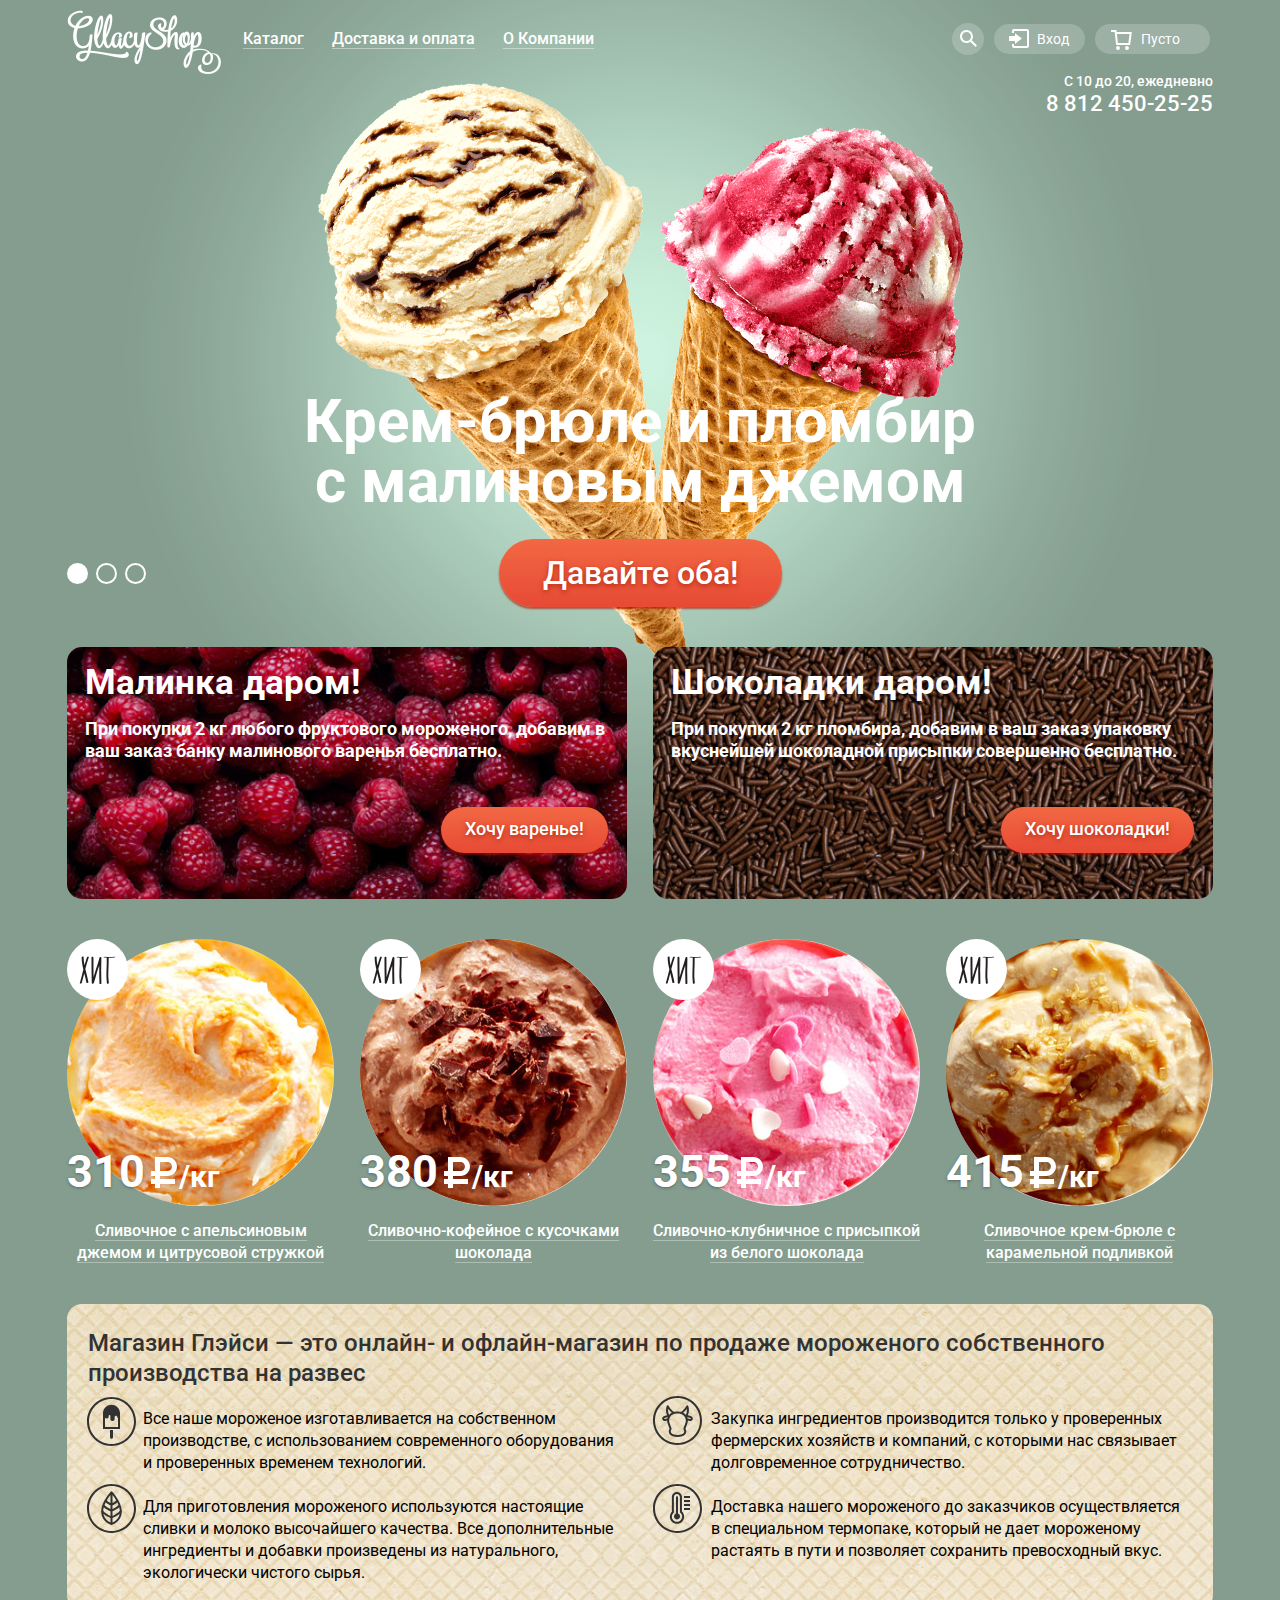
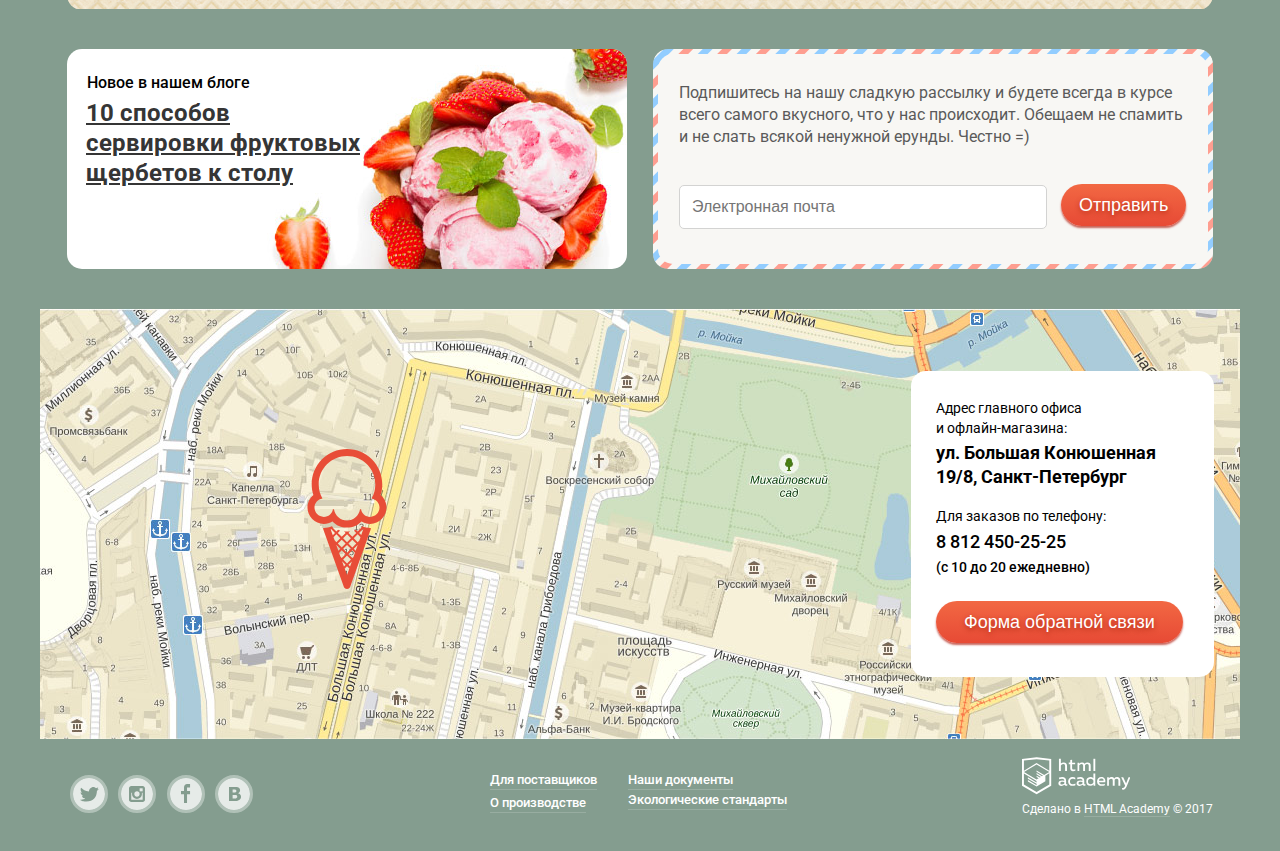
<file: index.html>
<!DOCTYPE html>
<html lang="en">
<head>
	<meta charset="UTF-8">
	<title>gllacy</title>
	<link rel="stylesheet" type="text/css" href="css/normalize.css">
	<link rel="stylesheet" type="text/css" href="css/style-min.css">
	<link href="https://fonts.googleapis.com/css?family=Roboto:400,500,700" rel="stylesheet">
</head>
<body>
	<input class="visually-hidden" type="radio" id="product-1" name="toggle" checked>
	<input class="visually-hidden" type="radio" id="product-2" name="toggle">
	<input class="visually-hidden" type="radio" id="product-3" name="toggle">
	<div class="site-wrapper">
		<div class="container">
			<header class="main-header">
				<nav class="main-navigation">
					<ul class="sait-navigatoin">
						<li class="sait-navigatoin-iten"><a class="main-header-logo"><img class="main-header-img" src="img/logo/Logo.png" alt="Логотип gllacy"></a></li>
						<li class="sait-navigatoin-iten sait-navigatoin-sub"><a class="sait-navigation-link" href="catalog.html"><span class="sait-navigation-label">Каталог</span></a>
							<ul class="sub-meny">
								<li class="sub-meny-item sub-meny-active"><a class="sub-meny-link sub-meny-link-active" href="#">Новинки</a></li>
								<li class="sub-meny-item"><a class="sub-meny-link sub-meny-hover" href="catalog.html">Сливочное</a></li>
								<li class="sub-meny-item"><a class="sub-meny-link sub-meny-hover" href="#">Щербеты</a></li>
								<li class="sub-meny-item"><a class="sub-meny-link sub-meny-hover" href="#">Фруктовый лед</a></li>
								<li class="sub-meny-item"><a class="sub-meny-link sub-meny-hover" href="#">Мелорин</a></li>
							</ul>
						</li>
						<li class="sait-navigatoin-iten">
							<a class="sait-navigation-link" href="#"><span class="sait-navigation-label">Доставка и оплата</span></a>
						</li>
						<li class="sait-navigatoin-iten"><a class="sait-navigation-link" href="#"><span class="sait-navigation-label">О Компании</span></a></li>
					</ul>
					<ul class="user-navigation">
						<li class="user-navigation-item-magnifier">
							<a class="user-navigation-link-magnifier" href="#">
								<span class="visually-hidden">Пойск</span>
								<svg class="user-navigation-svg" version="1.1" xmlns="http://www.w3.org/2000/svg" xmlns:xlink="http://www.w3.org/1999/xlink" x="0px" y="0px" width="17px"
 										height="17px" viewBox="0 0 17 17" enable-background="new 0 0 17 17" xml:space="preserve">
									<g >
										<path fill="#FFFFFF" d="M16.958,15.527L11.75,10.32C12.533,9.247,13,7.93,13,6.5C13,2.91,10.09,0,6.5,0S0,2.91,0,6.5
										S2.91,13,6.5,13c1.438,0,2.763-0.473,3.839-1.263l5.205,5.204L16.958,15.527z M6.5,11C4.019,11,2,8.981,2,6.5S4.019,2,6.5,2
										S11,4.019,11,6.5S8.981,11,6.5,11z"/>
									</g>
								</svg>
							</a>
							<form class="search">
								<label class="search-label" for="search"></label>
								<input type="search" name="search" id="search" placeholder="Что ищем?">
							</form>
						</li>
						<li class="user-navigation-item user-navigation-enter">
							<a class="user-navigation-link user-link-enter" href="#">Вход</a>
							<section class="modal modal-login">
								<h2 class="visually-hidden">Форма входа</h2>
								<form class="modal-open">
									<p class="modal-open-label">
										<label class="visually-hidden" for="email">Электронная почта</label>
										<input type="email" name="email" id="email" placeholder="Электронная почта">
									</p>
									<p class="modal-open-label">
										<label class="visually-hidden" for="password-modal">Пароль</label>
										<input type="password" name="password" id="password-modal" placeholder="Пароль">
									</p>
									<div class="modal-info">
										<p class="modal-info-box">
											<a class="modal-info-text" href="#">Забыли пароль?</a>
											<a class="modal-info-text modal-info-mod" href="#">Новая регистрация</a>
										</p>
										<button class="button button-modal" type="submit">Войти</button>
									</div>
								</form>
							</section>
						</li>
						<li class="user-navigation-item user-navigation-basket">
							<a class="user-navigation-link user-link-basket" href="#">Пусто</a>
						</li>
					</ul>
				</nav>
			</header>
		</div>
		<main class="container">
			<div class="main-contacts">
				<div class="main-contacts-box">
					<p class="main-contacts-text">С 10 до 20, ежедневно</p>
					<a class="main-contacts-tel" href="#">8 812 450-25-25</a>
				</div>
			</div>
			<section class="slider">
				<div class="slider-control">
					<label class="slider-control-label" for="product-1">Первый</label>
					<label class="slider-control-label" for="product-2">Второй</label>
					<label class="slider-control-label" for="product-3">Третий</label>
				</div>
				<ul class="slider-list">
					<li class="slider-item slide" id="slide1">
						<h3 class="slider-title">Крем-брюле и пломбир с малиновым джемом</h3>
						<a class="button slider-button" href="#">Давайте оба!</a>
					</li>
					<li class="slider-item slide" id="slide2">
						<h3 class="slider-title">Шоколадный пломбир и лимонный сорбет</h3>
						<a class="button slider-button" href="#">Давайте оба!</a>
					</li>
					<li class="slider-item slide" id="slide3">
						<h3 class="slider-title">Пломбир с помадкой и клубничный щербет</h3>
						<a class="button slider-button" href="#">Давайте оба!</a>
					</li>
				</ul>
			</section>
			<section class="promo">
				<ul class="promo-list">
					<li class="promo-item promo-item-left">
						<h2 class="promo-hedline">Малинка даром!</h2>
						<p class="promo-text">При покупки 2 кг любого фруктового мороженого, добавим в ваш заказ банку малинового варенья бесплатно.</p>
						<div class="promo-position-button">
							<a class="button button-promo">Хочу варенье!</a>
						</div>
					</li>
					<li class="promo-item promo-item-right">
						<h2 class="promo-hedline">Шоколадки даром!</h2>
						<p class="promo-text">При покупки 2 кг пломбира, добавим в ваш заказ упаковку вкуснейшей шоколадной присыпки совершенно бесплатно.</p>
						<div class="promo-position-button">
							<a class="button button-promo">Хочу шоколадки!</a>
						</div>
					</li>
				</ul>
			</section>
			<section class="promo-hit">
					<h2 class="visually-hidden">Список хит предложений</h2>
					<ul class="ice-cream-list">
						<li class="ice-cream-item mod-hit">
							<div class="ice-cream-wrapper">
								<img class="ice-cream-img" src="img/ice-cream/orange-cream.jpg" width="267" height="267" alt="Сливочное с апельсиновым джемом и цитрусовой стружкой">
								<p class="ice-cream-price">
									<span class="ice-cream-value">310</span>
									<span class="ice-cream-weight">/кг</span>
								</p>
								<p class="ice-cream-name">
									<a class="ice-cream-name-link" href="#">Сливочное с апельсиновым джемом и цитрусовой стружкой</a>
								</p>
								<a class=" button  ice-cream-button" href="#">Быстрый просмотр</a>
							</div>	
						</li>
					<li class="ice-cream-item mod-hit">
						<div class="ice-cream-wrapper">
							<img class="ice-cream-img" src="img/ice-cream/coffee-with-chocolate.jpg" width="267" height="267" alt="Сливочно-кофейное с кусочками шоколада">
							<p class="ice-cream-price">
								<span class="ice-cream-value">380</span>
								<span class="ice-cream-weight">/кг</span>
							</p>
							<p class="ice-cream-name">
								<a class="ice-cream-name-link" href="#">Сливочно-кофейное с кусочками шоколада</a>
							</p>
							<a class="button  ice-cream-button" href="#">Быстрый просмотр</a>
						</div>
					</li>
					<li class="ice-cream-item mod-hit">
						<div class="ice-cream-wrapper">
							<img class="ice-cream-img" src="img/ice-cream/strawberry.jpg" width="267" height="267" alt="Сливочно-клубничное с присыпкой из белого шоколада">
							<p class="ice-cream-price">
								<span class="ice-cream-value">355</span>
								<span class="ice-cream-weight">/кг</span>
							</p>
							<p class="ice-cream-name">
								<a class="ice-cream-name-link" href="#">Сливочно-клубничное с присыпкой из белого шоколада</a>
							</p>
							<a class="button  ice-cream-button" href="#">Быстрый просмотр</a>
						</div>
					</li>
					<li class="ice-cream-item mod-hit">
						<div class="ice-cream-wrapper">
							<img class="ice-cream-img" src="img/ice-cream/creme-brulee.jpg" width="267" height="267" alt="Сливочно-клубничное с присыпкой из белого шоколада">
							<p class="ice-cream-price">
								<span class="ice-cream-value">415</span>
								<span class="ice-cream-weight">/кг</span>
							</p>
							<p class="ice-cream-name">
								<a class="ice-cream-name-link" href="#">Сливочное крем-брюле с карамельной подливкой</a>
							</p>
							<a class="button  ice-cream-button" href="#">Быстрый просмотр</a>
						</div>
					</li>
				</ul>
			</section>
			<section class="columns">
				<h2 class="visually-hidden">Информация о нас</h2>
				<p class="columns-hedline">Магазин Глэйси — это онлайн- и офлайн-магазин по продаже мороженого собственного производства на развес</p>
				<div class="columns-box">
					<div class="columns-left">
						<p class="columns-style-text columns-top-left">Все наше мороженое изготавливается на собственном производстве, с использованием современного оборудования и проверенных временем технологий.</p>
						<p class="columns-style-text columns-bottom-left">Для приготовления мороженого используются настоящие сливки и молоко высочайшего качества. Все дополнительные ингредиенты и добавки произведены из натурального, экологически чистого сырья.</p>
					</div>
					<div class="columns-right">
						<p class="columns-style-text columns-top-right">Закупка ингредиентов  производится только у проверенных фермерских хозяйств и компаний, с которыми нас связывает долговременное сотрудничество.</p>
						<p class="columns-style-text columns-bottom-right">Доставка нашего мороженого до заказчиков осуществляется в специальном термопаке, который не дает мороженому растаять в пути и позволяет сохранить превосходный вкус.</p>
					</div>
				</div>
			</section>
			<section class="blog">
				<div class="blog-news">
					<h3 class="blog-hedline">Новое в нашем блоге</h3>
					<a class="blog-link" href="#">10 способов сервировки фруктовых щербетов к столу</a>
				</div>
					<div class="blog-subscription">
						<h2 class="visually-hidden">Подпишитесь на нашу сладкую рассылку</h2>
						<form class="blog-subscription-form">
							<p class="blog-subscription-box">
								<label class="form-label">Подпишитесь на нашу сладкую рассылку и будете всегда в курсе всего самого вкусного, что у нас происходит. Обещаем не спамить и не слать всякой ненужной ерунды. Честно =)</label>
							</p>
								<input class="blog-subscription-input" type="email" name="user-email"  placeholder="Электронная почта">
								<button class="button button-email" type="submit">Отправить</button>
						</form>
					</div>
			</section>
			<section class="map">
				<h2 class="visually-hidden">Карта</h2>
				<iframe class="iframe" src="https://www.google.com/maps/embed?pb=!1m18!1m12!1m3!1d1998.6037872586844!2d30.32085335221248!3d59.93871648178727!2m3!1f0!2f0!3f0!3m2!1i1024!2i768!4f13.1!3m3!1m2!1s0x4696310fca145cc1%3A0x42b32648d8238007!2z0JHQvtC70YzRiNCw0Y8g0JrQvtC90Y7RiNC10L3QvdCw0Y8g0YPQuy4sIDE5LzgsINCh0LDQvdC60YIt0J_QtdGC0LXRgNCx0YPRgNCzLCAxOTExODY!5e0!3m2!1sru!2sru!4v1552589421963" width="1200" height="430" style="border:0" allowfullscreen></iframe>
				<div class="map-addres map-addres-style">
					<p class="map-addres-hedline">Адрес главного офиса и офлайн-магазина:</p>
					<p class="map-addres-text">ул. Большая Конюшенная 19/8, Санкт-Петербург</p>	
					<p class="map-addres-order">Для заказов по телефону:</p>
					<p class="map-addres-tel">8 812 450-25-25</p>
					<p class="map-addres-time">(с 10 до 20 ежедневно)</p>
					<button class="button button-map" type="submit">Форма обратной связи</button>
				</div>
			</section>
		</main>
		<footer class="main-footer container">
				<section class="footer-social">
					<h2 class="visually-hidden">Социальные сети</h2>
					<ul class="footer-social-list">
						<li class="footer-social-item">
							<a class="social-button" href="#">
								<span class="visually-hidden">Твиттер</span>
								<svg version="1.1" xmlns="http://www.w3.org/2000/svg" xmlns:xlink="http://www.w3.org/1999/xlink" x="0px" y="0px" width="32px"
									height="32px" viewBox="0 0 32 32" enable-background="new 0 0 32 32" xml:space="preserve">
									<g id="Layer_6"></g>
									<g id="Layer_7">
										<path fill="#FFFFFF" d="M16,0C7.164,0,0,7.164,0,16c0,8.837,7.164,16,16,16c8.837,0,16-7.163,16-16C32,7.164,24.837,0,16,0z
										 M23.944,12.809c-0.251,6.516-3.463,10.832-10.992,10.702c-0.14,0-0.205,0-0.233,0c-0.015,0-0.021,0-0.021,0
										c-0.029,0-0.094,0-0.232,0c-0.447,0-4.543-0.443-5.344-1.823c2.479,0.19,4.247-0.406,5.12-1.136
										c-1.048-0.289-2.923-0.461-3.251-2.848c0.384,0.104,0.618,0.221,1.299,0.113c-1.307-0.824-2.758-1.519-2.679-3.643
										c0.311,0.317,1.164,0.518,1.46,0.457c-0.768-0.233-2.149-3.244-0.974-4.781c1.984,1.79,4.075,3.482,7.804,3.643
										c0.227-2.214,1.24-3.699,3.168-4.325c1.84-0.479,3.255,0.26,3.901,1.138c0.737-0.224,1.453-0.466,2.193-0.685
										c-0.004,0.833-0.569,1.463-0.935,1.709c0.747,0.165,1.423-0.475,1.423-0.475C25.467,11.818,24.557,12.58,23.944,12.809z"/>
									</g>
								</svg>
							</a>
						</li>
						<li class="footer-social-item">
							<a class="social-button" href="#">
								<span class="visually-hidden">Инстаграм</span>
								<svg version="1.1" xmlns="http://www.w3.org/2000/svg" xmlns:xlink="http://www.w3.org/1999/xlink" x="0px" y="0px"
	 								width="32px" height="32px" viewBox="0 0 32 32" enable-background="new 0 0 32 32" xml:space="preserve">
									<g>
									<path fill="#FFFFFF" d="M20.916,16c0,2.728-2.211,4.938-4.938,4.938S11.039,18.728,11.039,16c0-0.394,0.051-0.773,0.138-1.14
										h-0.897v6.838h11.396V14.86h-0.897C20.865,15.227,20.916,15.606,20.916,16z"/>
									<path fill="#FFFFFF" d="M15.978,18.659c1.466,0,2.659-1.193,2.659-2.659s-1.193-2.659-2.659-2.659
										c-1.466,0-2.659,1.193-2.659,2.659S14.511,18.659,15.978,18.659z"/>
									<rect x="18.637" y="10.302" fill="#FFFFFF" width="3.039" height="3.039"/>
									<path fill="#FFFFFF" d="M16,0C7.164,0,0,7.164,0,16c0,8.837,7.164,16,16,16c8.837,0,16-7.163,16-16C32,7.164,24.837,0,16,0z
										 M23.955,21.698c0,1.254-1.025,2.279-2.279,2.279H10.279C9.026,23.978,8,22.952,8,21.698V10.302c0-1.253,1.026-2.279,2.279-2.279
										h11.396c1.254,0,2.279,1.026,2.279,2.279V21.698z"/>
									</g>
								</svg>
							</a>
						</li>
						<li class="footer-social-item">
							<a class="social-button" href="#">
								<span class="visually-hidden">Фейсбук</span>
								<svg version="1.1" xmlns="http://www.w3.org/2000/svg" xmlns:xlink="http://www.w3.org/1999/xlink" x="0px" y="0px"
									width="32px" height="32px" viewBox="0 0 32 32" enable-background="new 0 0 32 32" xml:space="preserve">
									<path fill="#FFFFFF" d="M16,0C7.164,0,0,7.163,0,16s7.164,16,16,16c8.837,0,16-7.164,16-16S24.837,0,16,0z M20.062,9.455h-3.021
										v3.444h3.021v3.445h-3.021v8.61h-3.021v-8.61H11v-3.445h3.021V9.455c0-1.902,1.353-3.445,3.021-3.445h3.021V9.455z"/>
								</svg>
							</a>
						</li>
						<li class="footer-social-item">
							<a class="social-button" href="#">
								<span class="visually-hidden">В контакте</span>
								<svg version="1.1" xmlns="http://www.w3.org/2000/svg" xmlns:xlink="http://www.w3.org/1999/xlink" x="0px" y="0px"
	 								width="32px" height="32px" viewBox="0 0 32 32" enable-background="new 0 0 32 32" xml:space="preserve">
									<g>
									<path fill="#FFFFFF" d="M16.637,14.495c0.402-0.019,0.719-0.082,0.951-0.188c0.326-0.145,0.54-0.33,0.641-0.559
										c0.101-0.229,0.15-0.496,0.15-0.797c0-0.232-0.058-0.465-0.174-0.697c-0.116-0.232-0.322-0.405-0.617-0.517
										c-0.264-0.1-0.592-0.155-0.984-0.165c-0.392-0.009-0.943-0.014-1.652-0.014h-0.339v2.965h0.565
										C15.749,14.523,16.235,14.514,16.637,14.495z"/>
									<path fill="#FFFFFF" d="M18.118,17.084c-0.282-0.081-0.672-0.125-1.166-0.132c-0.494-0.006-1.012-0.009-1.55-0.009h-0.79v3.493
										h0.264c1.014,0,1.74-0.003,2.18-0.009c0.438-0.007,0.843-0.088,1.212-0.245c0.377-0.157,0.633-0.364,0.774-0.625
										s0.214-0.562,0.214-0.9c0-0.446-0.088-0.788-0.261-1.03C18.825,17.386,18.531,17.204,18.118,17.084z"/>
									<path fill="#FFFFFF" d="M16,0C7.164,0,0,7.164,0,16c0,8.837,7.164,16,16,16c8.837,0,16-7.163,16-16C32,7.164,24.837,0,16,0z
										 M22.602,20.531c-0.273,0.533-0.646,0.976-1.124,1.327c-0.552,0.415-1.161,0.71-1.823,0.886s-1.501,0.264-2.519,0.264h-6.121V8.987
										h5.443c1.13,0,1.957,0.038,2.48,0.113c0.524,0.076,1.045,0.242,1.561,0.5c0.533,0.27,0.929,0.632,1.189,1.087
										c0.26,0.455,0.392,0.975,0.392,1.558c0,0.678-0.179,1.278-0.536,1.795c-0.358,0.518-0.863,0.92-1.517,1.208v0.075
										c0.917,0.182,1.642,0.559,2.179,1.13c0.537,0.571,0.807,1.325,0.807,2.261C23.013,19.392,22.875,19.997,22.602,20.531z"/>
									</g>
								</svg>
							</a>
						</li>
					</ul>
				</section>
				<section class="documents">
					<h2 class="visually-hidden">Документация</h2>
					<ul class="documents-list-left">
						<li class="documents-item-left"><a class="documents-link documents-text" href="#">Для поставщиков</a></li>
						<li class="documents-item-left"><a class="documents-link" href="#">О производстве</a></li>
					</ul>
					<ul class="documents-list-right">
						<li class="documents-item"><a class="documents-link" href="#">Наши документы</a></li>
						<li class="documents-item"><a class="documents-link" href="#">Экологические стандарты</a></li>
					</ul>
				</section>
				<div class="footer-copyright">
					<a class="footer-copyright-link" href="#">
						<img class="footer-copyright-image" src="img/logo/logo-htmlacademy-small.svg" width="108" height="39"  alt="Логотип">
					</a>
					<p class="footer-copyright">Сделано в <a class="footer-copyright-linl" href="https://htmlacademy.ru/intensive/htmlcss">HTML Academy</a> © 2017</p>
				</div>
		</footer>
	</div>
	<div class="modl-mask">
		<section class="popup">
			<h2  class="popup-hedline">Мы обязательно вам ответим!</h2>
			<form class="popup-form">
				<p class="modal-popup-label">
					<label class="visually-hidden" for="popup-user-name">Как вас зовут?</label>
					<input type="text" name="name" id="popup-user-name" placeholder="Как вас зовут?">
				</p>
				<p class="modal-popup-label">
					<label class="visually-hidden" for="popup-email">Ваша почта для ответа?</label>
					<input type="email" name="email" id="popup-email" placeholder="Ваша почта для ответа?">
				</p>
				<p class="modal-popup-label-rextarea">
					<label class="visually-hidden" for="popup-user-text">Напишите что-нибудь...</label>
					<textarea class="modal-popup-text" name="textarea" id="popup-user-text" cols="61" rows="6" placeholder="Напишите что-нибудь..."></textarea>
				</p>
				<p class="popup-button-box">
				<button class="button popup-button" type="submit">Отправить</button>
				</p>
				<button class="modal-close" type="button">Закрыть</button>
			</form> 
		</section>
	</div>
	<script src="js/modal.js"></script>
</body>
</html>
</file>
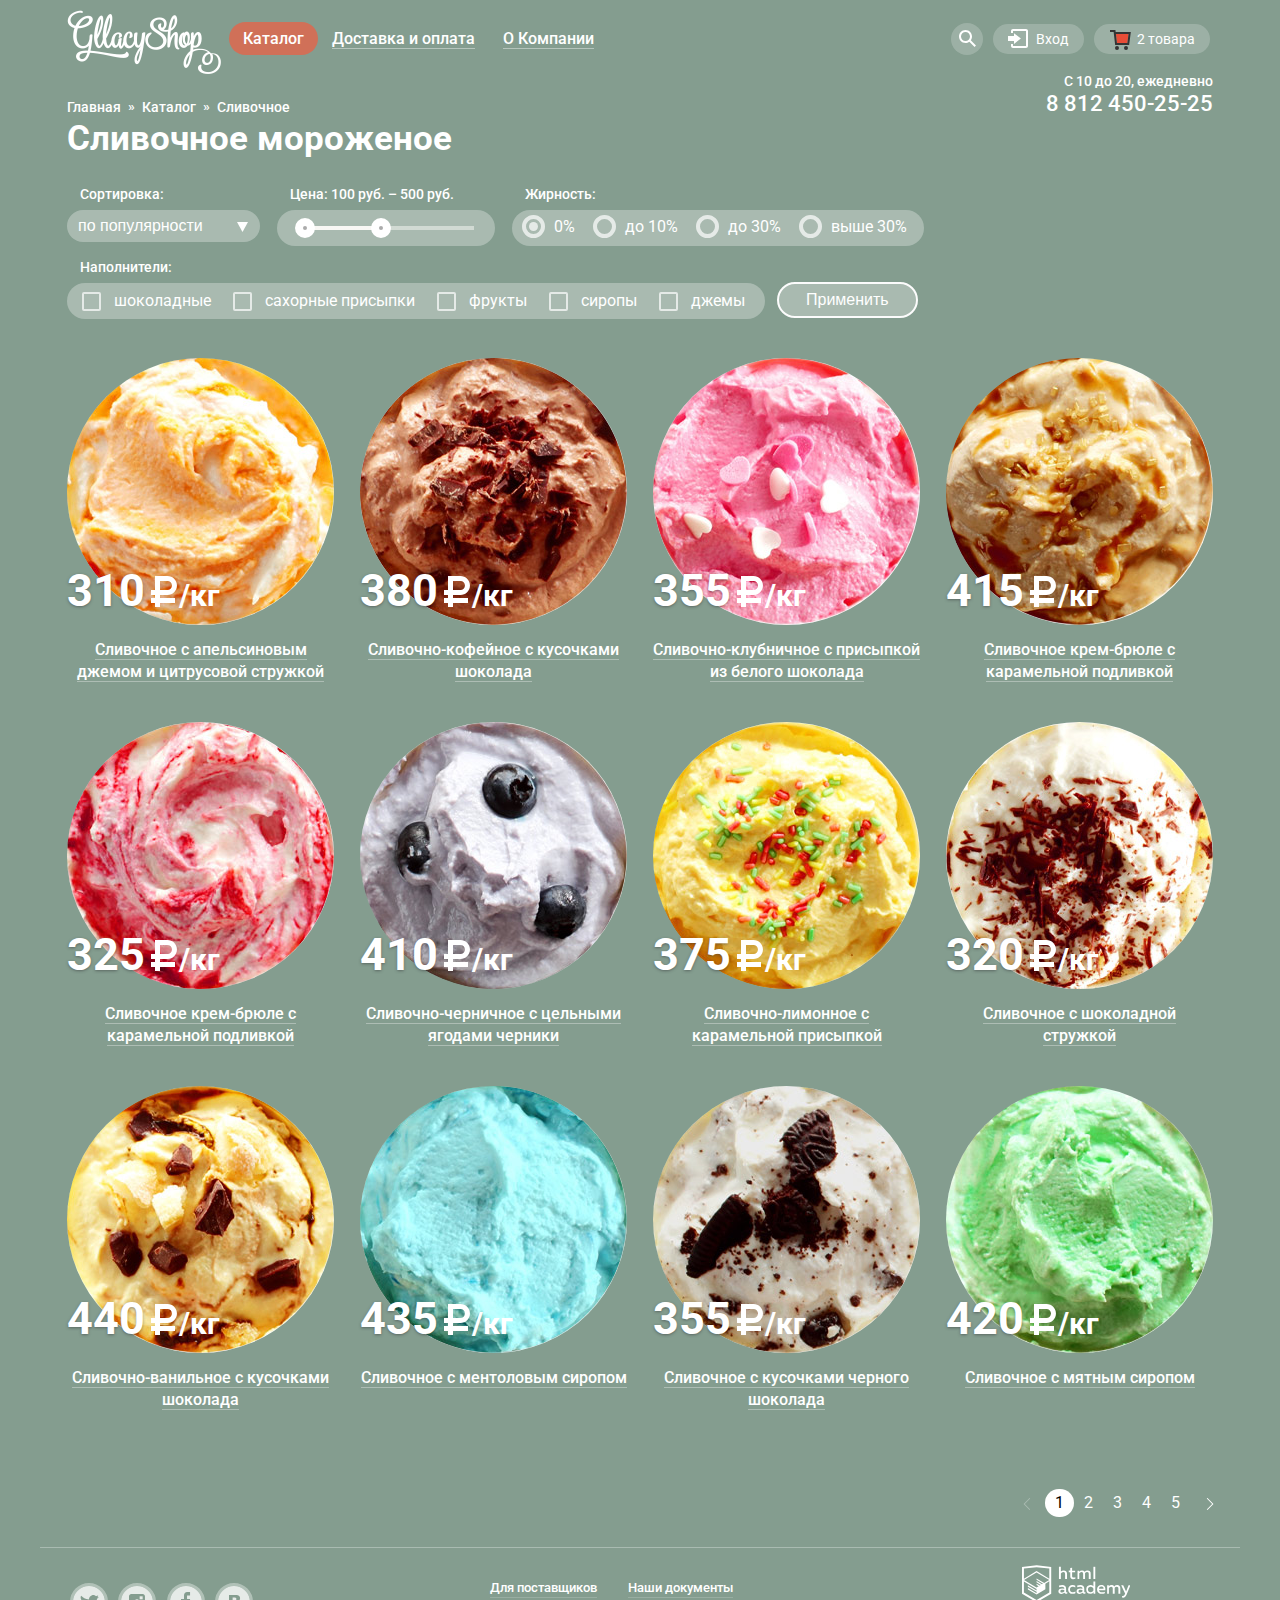
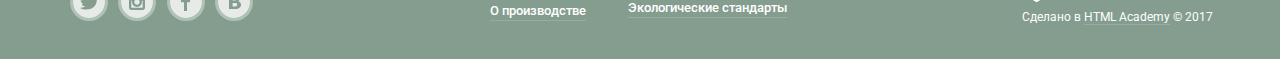
<file: catalog.html>
<!DOCTYPE html>
<html lang="en">
<head>
	<meta charset="UTF-8">
	<title>gllacy catalog</title>
	<link rel="stylesheet" type="text/css" href="css/style-min.css">
	<link rel="stylesheet" type="text/css" href="css/normalize.css">
	<link href="https://fonts.googleapis.com/css?family=Roboto:400,500,700" rel="stylesheet">
</head>
<body>
	<div class="container">
			<header class="main-header">
				<nav class="main-navigation">
					<ul class="sait-navigatoin">
						<li class="sait-navigatoin-iten"><a class="main-header-logo" href="index.html"><img class="main-header-img" src="img/logo/Logo.png" alt="Логотип gllacy"></a></li>
						<li class="sait-navigatoin-iten sait-navigatoin-sub"><a class=" sait-navigation-link-active sait-navigation-link" href="#"><span class="sait-navigation-label sait-active">Каталог</span></a>
							<ul class="sub-meny">
								<li class="sub-meny-item sub-meny-active"><a class="sub-meny-link sub-meny-link-active" href="#">Новинки</a></li>
								<li class="sub-meny-item"><a class="sub-meny-link sub-active" href="#">Сливочное</a></li>
								<li class="sub-meny-item"><a class="sub-meny-link sub-meny-hover" href="#">Щербеты</a></li>
								<li class="sub-meny-item"><a class="sub-meny-link sub-meny-hover" href="#">Фруктовый лед</a></li>
								<li class="sub-meny-item"><a class="sub-meny-link sub-meny-hover" href="#">Мелорин</a></li>
							</ul>
						</li>
						<li class="sait-navigatoin-iten">
							<a class="sait-navigation-link" href="#"><span class="sait-navigation-label">Доставка и оплата</span></a>
						</li>
						<li class="sait-navigatoin-iten"><a class="sait-navigation-link" href="#"><span class="sait-navigation-label">О Компании</span></a></li>
					</ul>
					<ul class="user-navigation">
						<li class="user-navigation-item-magnifier">
							<a class="user-navigation-link-magnifier" href="#">
								<span class="visually-hidden">Пойск</span>
								<svg class="user-navigation-svg" version="1.1" xmlns="http://www.w3.org/2000/svg" xmlns:xlink="http://www.w3.org/1999/xlink" x="0px" y="0px" width="17px"
 										height="17px" viewBox="0 0 17 17" enable-background="new 0 0 17 17" xml:space="preserve">
									<g>
										<path fill="#FFFFFF" d="M16.958,15.527L11.75,10.32C12.533,9.247,13,7.93,13,6.5C13,2.91,10.09,0,6.5,0S0,2.91,0,6.5
										S2.91,13,6.5,13c1.438,0,2.763-0.473,3.839-1.263l5.205,5.204L16.958,15.527z M6.5,11C4.019,11,2,8.981,2,6.5S4.019,2,6.5,2
										S11,4.019,11,6.5S8.981,11,6.5,11z"/>
									</g>
								</svg>
							</a>
							<form class="search">
								<label class="search-label" for="search"></label>
								<input type="search" name="search" id="search" placeholder="Что ищем?">
							</form>
						</li>
						<li class="user-navigation-item user-navigation-enter ">
							<a class="user-navigation-link user-link-enter" href="#">Вход</a>
							<section class="modal modal-login">
								<h2 class="visually-hidden">Форма входа</h2>
								<form class="modal-open">
									<p class="modal-open-label">
										<label class="visually-hidden" for="modal-email">Электронная почта</label>
										<input type="email" name="modal-email" id="modal-email" placeholder="Электронная почта">
									</p>
									<p class="modal-open-label">
										<label class="visually-hidden" for="password">Пароль</label>
										<input type="password" name="password" id="password" placeholder="Пароль">
									</p>
									<div class="modal-info">
										<p class="modal-info-box">
											<a class="modal-info-text" href="#">Забыли пароль?</a>
											<a class="modal-info-text modal-info-mod" href="#">Новая регистрация</a>
										</p>
										<button class="button button-modal" type="submit">Войти</button>
									</div>
								</form>
							</section>
						</li>
						<li class="user-navigation-item user-navigation-basket"><a class="user-navigation-link  user-link-basket-mod" href="#">2 товара</a>
							<form class="shopping-cart">
								<table class="shopping-cart-table">
									<tr class="shopping-cart-row">
										<td class="shopping-close-cell"><button class="shopping-close" type="button"></button></td> 
										<td class="shopping-img-cell"><img class="shopping-img" src="img/pin/small-ice-cream-1.png" width="33" height="33" alt="мороженка"></td>
										<td class="shopping-text-cell">Пломбир с апельсиновым джемом</td>
										<td class="shopping-text-prise-cell">1,5 кг х <span class="shopping-text-mod">200 руб.</span></td>
										<td class="shopping-prise-cell">300 руб.</td>
									</tr>
									<tr class="shopping-cart-row">
										<td class="shopping-close-cell "><button class="shopping-close" type="button"></button></td> 
										<td class="shopping-img-cell"><img src="img/pin/small-ice-cream-2.png" width="33" height="33" alt="мороженка"></td>
										<td class="shopping-text-cell shopping-padding">Клубничный пломбир с присыпкой из белого шоколада</td>
										<td class="shopping-text-prise-cell prise-cell-padding">1,5 кг х <span class="shopping-text-mod">300 руб.</span></td>
										<td class="shopping-prise-cell prise-cell-padding">450 руб.</td>
									</tr>
								</table>
								<div class="price-box">
									<div class="price-box-wrapper">
										<p class="total-price">Итого: 750 руб.</p>
										<button class="button button-shopping-cart">Оформить заказ</button>
									</div>
								</div>
							</form>
						</li>
					</ul>
				</nav>
			</header>
		</div>
	<main class="container">
		<div class="main-contacts">
			<div class="main-contacts-box">
				<p class="main-contacts-text">С 10 до 20, ежедневно</p>
				<a class="main-contacts-tel" href=#>8 812 450-25-25</a>
			</div>
			<h2 class="visually-hidden">Хлебные крошки</h2>
			<ul class="breadcrumbs">
				<li class="breadcrumbs-item"><a class="breadcrumbs-link" href="#">Главная</a></li>
				<li class="crumbs-item">»</li>
				<li class="breadcrumbs-item"><a class="breadcrumbs-link" href="#">Каталог</a></li>
				<li class="crumbs-item">»</li>
				<li class="breadcrumbs-item"><a class="breadcrumbs-link" href="#">Сливочное</a></li>
			</ul>
		</div>
		<h1 class="main-hedline">Сливочное мороженое</h1>
		<form class="catalog-form">
				<fieldset class="catalog-form-sorting">
					<legend class="catalog-form-hedline">Сортировка:</legend>
					<div class="filter-background">
						<select class="catalog-form-select" name="sorting">
							<option value="popularity">по популярности</option>
							<option value="not-expensive">Не дорогие</option>
							<option value="expensive">Сначало дорогие</option>
							<option value="fat-content">по жирности</option>
						</select>
						<svg class="icon-down" xmlns="http://www.w3.org/2000/svg" width="11" height="10" viewBox="0 0 11 10"><path fill="#ffffff" d="M5.5 10L0 0h11"></path></svg>
					</div>
				</fieldset>
				<fieldset class="catalog-form-sorting">
					<legend class="catalog-form-hedline">Цена: 100 руб. – 500 руб.</legend>
						<div class="range-filter">
							<div class="range-control">
								<div class="scale">
									<div class="bar"></div>
								</div>
								<div class="toggle toggle-min"></div>
								<div class="toggle toggle-max"></div>
							</div>
						</div>
				</fieldset>
				<fieldset class="catalog-form-sorting">
					<legend class="catalog-form-hedline">Жирность:</legend>
						<ul class="filter-box filter-box-radio">
							<li class="filter-options filter-input">
								<input class="filter-input-radio" type="radio" name="product-group" value="zero" id="filter-zero" checked>
								<label class="filter-label" for="filter-zero">0%</label>
							</li>
							<li class="filter-options filter-input">
								<input class="filter-input-radio" type="radio" name="product-group" value="ten" id="filter-ten">
								<label class="filter-label" for="filter-ten">до 10%</label>
							</li>
							<li class="filter-options filter-input">
								<input class="filter-input-radio" type="radio" name="product-group" value="thirty" id="filter-thirty">
								<label class="filter-label" for="filter-thirty">до 30%</label>
							</li> 
							<li class="filter-options filter-input">
								<input class="filter-input-radio" type="radio" name="product-group" value="forty" id="filter-forty">
								<label class="filter-label" for="filter-forty">выше 30%</label>
							</li>
						</ul>
				</fieldset>
			<fieldset class="catalog-form-sorting catalog-form-bottom">
				<legend class="catalog-form-hedline">Наполнители:</legend>
				<ul class="filter-box filter-box-checkbox">
					<li class="filter-options filter-checkbox">
						<input class="filter-input-checkbox" type="checkbox" name="chocolate" id="filter-chocolate">
						<label class="filter-label" for="filter-chocolate">шоколадные</label>
					</li>
					<li class="filter-options filter-checkbox">
						<input class="filter-input-checkbox" type="checkbox" name="sugar" id="filter-sugar">
						<label class="filter-label" for="filter-sugar">сахорные присыпки</label>
					</li>
					<li class="filter-options filter-checkbox">
						<input class="filter-input-checkbox" type="checkbox" name="fruits" id="filter-fruits">
						<label class="filter-label" for="filter-fruits">фрукты</label>
					</li>
					<li class="filter-options filter-checkbox">
						<input class="filter-input-checkbox" type="checkbox" name="syrups" id="filter-syrups">
						<label class="filter-label" for="filter-syrups">сиропы</label>
					</li>
					<li class="filter-options filter-checkbox">
						<input class="filter-input-checkbox" type="checkbox" name="jam" id="filter-jam">
						<label class="filter-label" for="filter-jam">джемы</label>
					</li>
				</ul>
			</fieldset>
			<button class="catalog-form-button" type="submit">Применить</button>
		</form>
		<section class="catalog">
			<h2 class="visually-hidden">Каталог товаров</h2>
			<ul class="ice-cream-list ice-cream-list-catalog">
				<li class="ice-cream-item index-mod-one">
					<div class="ice-cream-wrapper">
						<img class="ice-cream-img" src="img/ice-cream/orange-cream.jpg" width="267" height="267" alt="Сливочное с апельсиновым джемом и цитрусовой стружкой">
						<p class="ice-cream-price">
							<span class="ice-cream-value">310</span>
							<span class="ice-cream-weight">/кг</span>
						</p>
						<p class="ice-cream-name">
							<a class="ice-cream-name-link" href="#">Сливочное с апельсиновым джемом и цитрусовой стружкой</a>
						</p>
						<a class="button ice-cream-button" href="#">Быстрый просмотр</a>
					</div>
				</li>
				<li class="ice-cream-item index-mod-one">
					<div class="ice-cream-wrapper">
						<img class="ice-cream-img" src="img/ice-cream/coffee-with-chocolate.jpg" width="267" height="267" alt="Сливочно-кофейное с кусочками шоколада">
						<p class="ice-cream-price">
							<span class="ice-cream-value">380</span>
							<span class="ice-cream-weight">/кг</span>
						</p>
						<p class="ice-cream-name">
							<a class="ice-cream-name-link" href="#">Сливочно-кофейное с кусочками шоколада</a>
						</p>
						<a class="button ice-cream-button" href="#">Быстрый просмотр</a>
					</div>
				</li>
				<li class="ice-cream-item index-mod-one">
					<div class="ice-cream-wrapper">
						<img class="ice-cream-img" src="img/ice-cream/strawberry.jpg" width="267" height="267" alt="Сливочно-клубничное с присыпкой из белого шоколада">
						<p class="ice-cream-price">
							<span class="ice-cream-value">355</span>
							<span class="ice-cream-weight">/кг</span>
						</p>
						<p class="ice-cream-name">
							<a class="ice-cream-name-link" href="#">Сливочно-клубничное с присыпкой из белого шоколада</a>
						</p>
						<a class="button ice-cream-button" href="#">Быстрый просмотр</a>
					</div>
				</li>
				<li class="ice-cream-item index-mod-one">
					<div class="ice-cream-wrapper">
						<img class="ice-cream-img" src="img/ice-cream/creme-brulee.jpg" width="267" height="267" alt="Сливочное крем-брюле с карамельной подливкой">
						<p class="ice-cream-price">
							<span class="ice-cream-value">415</span>
							<span class="ice-cream-weight">/кг</span>
						</p>
						<p class="ice-cream-name">
							<a class="ice-cream-name-link" href="#">Сливочное крем-брюле с карамельной подливкой</a>
						</p>
						<a class="button ice-cream-button" href="#">Быстрый просмотр</a>
					</div>
				</li>
				<li class="ice-cream-item index-mod-two">
					<div class="ice-cream-wrapper">
						<img class="ice-cream-img" src="img/ice-cream/cowberry.jpg" width="267" height="267" alt="Сливочное крем-брюле с карамельной подливкой">
						<p class="ice-cream-price">
							<span class="ice-cream-value">325</span>
							<span class="ice-cream-weight">/кг</span>
						</p>
						<p class="ice-cream-name">
							<a class="ice-cream-name-link" href="#">Сливочное крем-брюле с карамельной подливкой</a>
						</p>
						<a class="button ice-cream-button" href="#">Быстрый просмотр</a>
					</div>
				</li>
				<li class="ice-cream-item index-mod-two">
					<div class="ice-cream-wrapper">
						<img class="ice-cream-img" src="img/ice-cream/blueberries.jpg" width="267" height="267" alt="Сливочно-черничное с цельными ягодами черники">
						<p class="ice-cream-price">
							<span class="ice-cream-value">410</span>
							<span class="ice-cream-weight">/кг</span>
						</p>
						<p class="ice-cream-name">
							<a class="ice-cream-name-link" href="#">Сливочно-черничное с цельными ягодами черники</a>
						</p>
						<a class="button ice-cream-button" href="#">Быстрый просмотр</a>
					</div>
				</li>
				<li class="ice-cream-item index-mod-two">
					<div class="ice-cream-wrapper">
						<img class="ice-cream-img" src="img/ice-cream/crema-lemon.jpg" width="267" height="267" alt="Сливочно-лимонное с карамельной присыпкой">
						<p class="ice-cream-price">
							<span class="ice-cream-value">375</span>
							<span class="ice-cream-weight">/кг</span>
						</p>
						<p class="ice-cream-name">
							<a class="ice-cream-name-link" href="#">Сливочно-лимонное с карамельной присыпкой</a>
						</p>
						<a class="button ice-cream-button" href="#">Быстрый просмотр</a>
					</div>
				</li>
				<li class="ice-cream-item index-mod-two">
					<div class="ice-cream-wrapper">
						<img class="ice-cream-img" src="img/ice-cream/chocolate-chips.jpg" width="267" height="267" alt="Сливочное с шоколадной стружкой">
						<p class="ice-cream-price">
							<span class="ice-cream-value">320</span>
							<span class="ice-cream-weight">/кг</span>
						</p>
						<p class="ice-cream-name">
							<a class="ice-cream-name-link" href="#">Сливочное с шоколадной стружкой</a>
						</p>
						<a class="button ice-cream-button" href="#">Быстрый просмотр</a>
					</div>
				</li>
				<li class="ice-cream-item">
					<div class="ice-cream-wrapper">
						<img class="ice-cream-img" src="img/ice-cream/vanilla.jpg" width="267" height="267" alt="Сливочно-ванильное с кусочками шоколада">
						<p class="ice-cream-price">
							<span class="ice-cream-value">440</span>
							<span class="ice-cream-weight">/кг</span>
						</p>
						<p class="ice-cream-name">
							<a class="ice-cream-name-link" href="#">Сливочно-ванильное с кусочками шоколада</a>
						</p>
						<a class="button ice-cream-button" href="#">Быстрый просмотр</a>
					</div>
				</li>
				<li class="ice-cream-item">
					<div class="ice-cream-wrapper">
						<img class="ice-cream-img" src="img/ice-cream/menthol.jpg" width="267" height="267" alt="Сливочноe с ментоловым сиропом">
						<p class="ice-cream-price">
							<span class="ice-cream-value">435</span>
							<span class="ice-cream-weight">/кг</span>
						</p>
						<p class="ice-cream-name">
							<a class="ice-cream-name-link" href="#">Сливочноe с ментоловым сиропом</a>
						</p>
						<a class="button ice-cream-button" href="#">Быстрый просмотр</a>
					</div>
				</li>
				<li class="ice-cream-item">
					<div class="ice-cream-wrapper">
						<img class="ice-cream-img" src="img/ice-cream/dark-chocolate.jpg" width="267" height="267" alt="Сливочное с кусочками черного шоколада">
						<p class="ice-cream-price">
							<span class="ice-cream-value">355</span>
							<span class="ice-cream-weight">/кг</span>
						</p>
						<p class="ice-cream-name">
							<a class="ice-cream-name-link" href="#">Сливочное с кусочками черного шоколада</a>
						</p>
						<a class="button ice-cream-button" href="#">Быстрый просмотр</a>
					</div>
				</li>
				<li class="ice-cream-item">
					<div class="ice-cream-wrapper">
						<img class="ice-cream-img" src="img/ice-cream/mint.jpg" width="267" height="267" alt="Сливочное с мятным сиропом">
						<p class="ice-cream-price">
							<span class="ice-cream-value">420</span>
							<span class="ice-cream-weight">/кг</span>
						</p>
						<p class="ice-cream-name">
							<a class="ice-cream-name-link" href="#">Сливочное с мятным сиропом</a>
						</p>
						<a class="button ice-cream-button" href="#">Быстрый просмотр</a>
					</div>
				</li>
			</ul>
		</section>
			<ul class="paginator-list">
				<li class="paginator-item "><a class=" paginator-link-back" href="#">back</a></li>
				<li class="paginator-item"><a class="paginator-link paginator-link-active" href="#">1</a></li>
				<li class="paginator-item"><a class="paginator-link paginator-hover" href="#">2</a></li>
				<li class="paginator-item"><a class="paginator-link paginator-hover" href="#">3</a></li>
				<li class="paginator-item"><a class="paginator-link paginator-hover" href="#">4</a></li>
				<li class="paginator-item"><a class="paginator-link paginator-hover" href="#">5</a></li>
				<li class="paginator-item "><a class=" paginator-link-next" href="#">next</a></li>
			</ul>
	</main>
	<footer class="main-footer container main-footer-border">
			<section class="footer-social">
				<h2 class="visually-hidden">Социальные сети</h2>
				<ul class="footer-social-list">
					<li class="footer-social-item">
						<a class="social-button" href="#">
							<span class="visually-hidden">Твиттер</span>
							<svg version="1.1" xmlns="http://www.w3.org/2000/svg" xmlns:xlink="http://www.w3.org/1999/xlink" x="0px" y="0px" width="32px"
								height="32px" viewBox="0 0 32 32" enable-background="new 0 0 32 32" xml:space="preserve">
								<g id="Layer_2">
									<path fill="#FFFFFF" d="M16,0C7.164,0,0,7.164,0,16c0,8.837,7.164,16,16,16c8.837,0,16-7.163,16-16C32,7.164,24.837,0,16,0z
									 M23.944,12.809c-0.251,6.516-3.463,10.832-10.992,10.702c-0.14,0-0.205,0-0.233,0c-0.015,0-0.021,0-0.021,0
									c-0.029,0-0.094,0-0.232,0c-0.447,0-4.543-0.443-5.344-1.823c2.479,0.19,4.247-0.406,5.12-1.136
									c-1.048-0.289-2.923-0.461-3.251-2.848c0.384,0.104,0.618,0.221,1.299,0.113c-1.307-0.824-2.758-1.519-2.679-3.643
									c0.311,0.317,1.164,0.518,1.46,0.457c-0.768-0.233-2.149-3.244-0.974-4.781c1.984,1.79,4.075,3.482,7.804,3.643
									c0.227-2.214,1.24-3.699,3.168-4.325c1.84-0.479,3.255,0.26,3.901,1.138c0.737-0.224,1.453-0.466,2.193-0.685
									c-0.004,0.833-0.569,1.463-0.935,1.709c0.747,0.165,1.423-0.475,1.423-0.475C25.467,11.818,24.557,12.58,23.944,12.809z">
									</path>
								</g>
							</svg>
						</a>
					</li>
					<li class="footer-social-item">
						<a class="social-button" href="#">
							<span class="visually-hidden">Инстаграм</span>
							<svg version="1.1" id="Layer_3" xmlns="http://www.w3.org/2000/svg" xmlns:xlink="http://www.w3.org/1999/xlink" x="0px" y="0px"
 								width="32px" height="32px" viewBox="0 0 32 32" enable-background="new 0 0 32 32" xml:space="preserve">
								<g>
								<path fill="#FFFFFF" d="M20.916,16c0,2.728-2.211,4.938-4.938,4.938S11.039,18.728,11.039,16c0-0.394,0.051-0.773,0.138-1.14
									h-0.897v6.838h11.396V14.86h-0.897C20.865,15.227,20.916,15.606,20.916,16z"/>
								<path fill="#FFFFFF" d="M15.978,18.659c1.466,0,2.659-1.193,2.659-2.659s-1.193-2.659-2.659-2.659
									c-1.466,0-2.659,1.193-2.659,2.659S14.511,18.659,15.978,18.659z"/>
								<rect x="18.637" y="10.302" fill="#FFFFFF" width="3.039" height="3.039"/>
								<path fill="#FFFFFF" d="M16,0C7.164,0,0,7.164,0,16c0,8.837,7.164,16,16,16c8.837,0,16-7.163,16-16C32,7.164,24.837,0,16,0z
									 M23.955,21.698c0,1.254-1.025,2.279-2.279,2.279H10.279C9.026,23.978,8,22.952,8,21.698V10.302c0-1.253,1.026-2.279,2.279-2.279
									h11.396c1.254,0,2.279,1.026,2.279,2.279V21.698z"/>
								</g>
							</svg>
						</a>
					</li>
					<li class="footer-social-item">
						<a class="social-button" href="#">
							<span class="visually-hidden">Фейсбук</span>
							<svg version="1.1" id="Layer_4" xmlns="http://www.w3.org/2000/svg" xmlns:xlink="http://www.w3.org/1999/xlink" x="0px" y="0px"
								width="32px" height="32px" viewBox="0 0 32 32" enable-background="new 0 0 32 32" xml:space="preserve">
								<path fill="#FFFFFF" d="M16,0C7.164,0,0,7.163,0,16s7.164,16,16,16c8.837,0,16-7.164,16-16S24.837,0,16,0z M20.062,9.455h-3.021
									v3.444h3.021v3.445h-3.021v8.61h-3.021v-8.61H11v-3.445h3.021V9.455c0-1.902,1.353-3.445,3.021-3.445h3.021V9.455z"/>
							</svg>
						</a>
					</li>
					<li class="footer-social-item">
						<a class="social-button" href="#">
							<span class="visually-hidden">В контакте</span>
							<svg version="1.1" id="Layer_5" xmlns="http://www.w3.org/2000/svg" xmlns:xlink="http://www.w3.org/1999/xlink" x="0px" y="0px"
 								width="32px" height="32px" viewBox="0 0 32 32" enable-background="new 0 0 32 32" xml:space="preserve">
								<g>
								<path  fill="#FFFFFF" d="M16.637,14.495c0.402-0.019,0.719-0.082,0.951-0.188c0.326-0.145,0.54-0.33,0.641-0.559
									c0.101-0.229,0.15-0.496,0.15-0.797c0-0.232-0.058-0.465-0.174-0.697c-0.116-0.232-0.322-0.405-0.617-0.517
									c-0.264-0.1-0.592-0.155-0.984-0.165c-0.392-0.009-0.943-0.014-1.652-0.014h-0.339v2.965h0.565
									C15.749,14.523,16.235,14.514,16.637,14.495z"/>
								<path  fill="#FFFFFF" d="M18.118,17.084c-0.282-0.081-0.672-0.125-1.166-0.132c-0.494-0.006-1.012-0.009-1.55-0.009h-0.79v3.493
									h0.264c1.014,0,1.74-0.003,2.18-0.009c0.438-0.007,0.843-0.088,1.212-0.245c0.377-0.157,0.633-0.364,0.774-0.625
									s0.214-0.562,0.214-0.9c0-0.446-0.088-0.788-0.261-1.03C18.825,17.386,18.531,17.204,18.118,17.084z"/>
								<path  fill="#FFFFFF" d="M16,0C7.164,0,0,7.164,0,16c0,8.837,7.164,16,16,16c8.837,0,16-7.163,16-16C32,7.164,24.837,0,16,0z
									 M22.602,20.531c-0.273,0.533-0.646,0.976-1.124,1.327c-0.552,0.415-1.161,0.71-1.823,0.886s-1.501,0.264-2.519,0.264h-6.121V8.987
									h5.443c1.13,0,1.957,0.038,2.48,0.113c0.524,0.076,1.045,0.242,1.561,0.5c0.533,0.27,0.929,0.632,1.189,1.087
									c0.26,0.455,0.392,0.975,0.392,1.558c0,0.678-0.179,1.278-0.536,1.795c-0.358,0.518-0.863,0.92-1.517,1.208v0.075
									c0.917,0.182,1.642,0.559,2.179,1.13c0.537,0.571,0.807,1.325,0.807,2.261C23.013,19.392,22.875,19.997,22.602,20.531z"/>
								</g>
							</svg>
						</a>
					</li>
				</ul>
			</section>
			<section class="documents">
				<h2 class="visually-hidden">Документация</h2>
				<ul class="documents-list-left">
					<li class="documents-item-left"><a class="documents-link documents-text" href="#">Для поставщиков</a></li>
					<li class="documents-item-left"><a class="documents-link" href="#">О производстве</a></li>
				</ul>
				<ul class="documents-list-right">
					<li class="documents-item"><a class="documents-link" href="#">Наши документы</a></li>
					<li class="documents-item"><a class="documents-link" href="#">Экологические стандарты</a></li>
				</ul>
			</section>
			<div class="footer-copyright">
				<a class="footer-copyright-link" href="#">
					<img class="footer-copyright-image" src="img/logo/logo-htmlacademy-small.svg" width="108" height="39"  alt="Логотип">
				</a>
				<p class="footer-copyright">Сделано в <a class="footer-copyright-linl" href="https://htmlacademy.ru/intensive/htmlcss">HTML Academy</a> © 2017</p>
			</div>
	</footer>
</body>
</html>
</file>
<file: css/style-min.css>
body{margin:0;padding:0;font-size:16px;line-height:18px;font-weight:500;font-family:'Roboto',sans-serif;background-color:#849d8f}.visually-hidden{position:absolute;width:1px;height:1px;clip:rect(0,0,0,0)}.container{width:1146px;margin:0 auto;padding:0 27px}.main-navigation{display:flex;justify-content:space-between}.main-header-img{margin-top:10px;margin-right:8px}.sait-navigatoin,.user-navigation{display:flex;justify-content:flex-end;list-style:none;align-items:center;margin:0;padding:0}.sait-navigatoin-sub{position:relative;padding-bottom:15px;padding-top:15px}.sait-navigatoin-sub:hover .sub-meny{display:block}.sub-meny{position:absolute;left:-5px;top:45px;list-style:none;background-color:#f8f7f4;margin:0;width:143px;-webkit-box-sizing:border-box;-moz-box-sizing:border-box;box-sizing:border-box;padding:0;padding-bottom:10px;border-radius:5px;display:none;z-index:2}.sub-meny-item{margin:0;padding:0}.sub-meny-link{display:block;padding-top:9px;padding-bottom:6px;text-decoration:none;font-size:14px;line-height:16px;font-weight:400;color:#323232;padding-left:20px;z-index:1}.sub-meny-active{padding:0;margin-left:10px;margin-right:10px;border-bottom:1px solid #d1d0ce}.sub-meny-link-active{position:relative;padding-left:10px;padding-bottom:13px;font-weight:700}.user-navigation-link{text-decoration:none;padding:7px 14px;color:#fff;font-weight:400;font-size:14px;line-height:16px}.sub-meny-hover:hover{background-color:#fbded8}.sub-meny-hover:active{background-color:#f6b5a5}.sub-active{background-color:#d07058}.sait-navigation-link{text-decoration:none;padding:7px 14px;color:#fff;font-weight:500;font-size:16px;line-height:18px}.sait-navigation-label{position:relative;border-bottom:1px solid rgba(255,255,255,.4)}.sait-navigation-link:hover{border-radius:20px;background-color:#f7f6f3;color:#000}.sait-navigation-link-active{border-radius:20px;background-color:#d07058}.sait-navigation-link:active{border-radius:20px;background-color:#f7f6f3;border:none;-webkit-box-shadow:inset 0 2px 2px #696969;box-shadow:inset 0 2px 2px #696969;color:#000}.sait-active{border:none}.sait-navigation-link:active{border-radius:20px;background-color:#f7f6f3;border:none;-webkit-box-shadow:inset 0 2px 2px #696969;box-shadow:inset 0 2px 2px #696969;color:#000}.user-navigation-link-magnifier{display:block;width:32px;height:32px;border-radius:50%;background-color:rgba(255,255,255,.2);text-align:center}.user-navigation-item-magnifier{position:relative;width:32px;height:32px;margin-right:10px;padding-bottom:15px;margin-top:15px}.user-navigation-item-magnifier:hover .search{display:block}.user-navigation-link-magnifier:hover{background-color:#f8f7f4}.user-navigation-link-magnifier:hover path{fill:#000}.user-navigation-svg{padding-top:7px}.search{position:absolute;right:1px;top:38px;width:341px;background-color:#f8f7f4;box-sizing:border-box;border-radius:5px;display:none;z-index:21;padding:22px 15px 24px}.search input[type="search"]{-webkit-box-sizing:border-box;-moz-box-sizing:border-box;box-sizing:border-box;width:310px;font-size:14px;line-height:24px;font-weight:400;border:1px solid #d3d3d2;padding:5px 12px;line-height:height;border-radius:5px}.user-navigation-enter{margin-right:10px}.user-link-enter{position:relative;-webkit-box-sizing:border-box;-moz-box-sizing:border-box;box-sizing:border-box;display:block;padding-right:16px;padding-left:43px;background-color:rgba(255,255,255,.2);border-radius:15px}.user-link-enter::before{position:absolute;content:url("../img/user/enter.svg");left:15px;top:5px}.user-link-enter:hover::before{position:absolute;content:url("../img/user/enter-black.svg");left:15px;top:5px}.user-link-enter:hover{background-color:#f8f7f4;color:#000}.user-navigation-item:hover .modal{display:block}.user-navigation-item{position:relative;padding-bottom:15px;padding-top:15px}.user-link-basket{position:relative;display:block;padding-left:46px;padding-right:30px;background-color:rgba(255,255,255,.2);border-radius:15px}.user-link-basket-mod{position:relative;display:block;background-color:rgba(255,255,255,.2);border-radius:15px;padding-right:15px;padding-left:43px}.user-link-basket-mod:hover{background-color:#f8f7f4;color:#000}.user-link-basket-mod::before{position:absolute;content:url("../img/user/basket-reds.svg");left:16px;top:6px}.user-link-basket::before{position:absolute;content:url("../img/user/basket.svg");left:16px;top:6px}.user-link-basket:hover::before{position:absolute;content:url("../img/user/basket-black.svg");left:16px;top:6px}.user-link-basket:hover{background-color:#f8f7f4;color:#000}.user-navigation-basket:hover .shopping-cart{display:block}.user-navigation{margin-right:3px}.main-contacts{box-sizing:border-box;display:flex;text-align:right;flex-direction:row-reverse;justify-content:space-between;align-items:flex-end}.main-contacts-text{font-size:14px;line-height:16px;margin:0;margin-bottom:3px;color:#fff}.main-contacts-tel{font-size:22px;line-height:24px;color:#fff;text-decoration:none}.main-contacts-box{width:200px;margin-top:-5px}.site-wrapper{min-width:940px;background-color:#849d8f;background-image:url(../img/slider/slider-item1.png);background-position:top center;background-repeat:no-repeat;transition:background-image .5s ease,background-color .5s ease;-webkit-transition:background-image .5s ease,background-color .5s ease;-moz-transition:background-image .5s ease,background-color .5s ease;-ms-transition:background-image .5s ease,background-color .5s ease;-o-transition:background-image .5s ease,background-color .5s ease}.site-wrapper::before,.site-wrapper::after{content:"";visibility:hidden}.site-wrapper::before{background-image:url(../img/slider/slider-item2.png)}.site-wrapper::after{background-image:url(../img/slider/slider-item3.png)}.slider{position:relative;padding-top:321px;text-align:center;color:#fff;z-index:1}.slide{display:none}.slider-title{width:700px;margin:0 auto;margin-bottom:27px;font-size:60px;line-height:60px;font-weight:700;margin-top:-45px}.slider-list{margin:0;padding:0;list-style:none}.button{display:inline-block;padding:12px 44px;font-size:32px;line-height:44px;color:#fff;background:#f26843;text-align:center;vertical-align:top;text-decoration:none;background:linear-gradient(to bottom,#f26843 0%,#e74a35 100%);border-radius:50px;-webkit-box-shadow:0 2px 2px rgba(172,16,0,0.64);box-shadow:0 2px 2px rgba(172,16,0,0.64);border:none;text-shadow:0 2px 5px rgba(160,32,11,0.76);cursor:pointer}.button:hover{background:-webkit-linear-gradient(#f58669 0%,#ec6f5e 100%);background:-o-linear-gradient(#f58669 0%,#ec6f5e 100%);background:linear-gradient(#f58669 0%,#ec6f5e 100%);-webkit-box-shadow:0 2px 2px rgba(172,16,0,1);box-shadow:0 2px 2px rgba(172,16,0,1)}.button:active{background:-webkit-linear-gradient(#d84732 0%,#e1613e 100%);background:-o-linear-gradient(#d84732 0%,#e1613e 100%);background:linear-gradient(#d84732 0%,#e1613e 100%);-webkit-box-shadow:inset 0 2px 2px rgba(172,16,0,1);box-shadow:inset 0 2px 2px rgba(172,16,0,1)}.slider-control{position:absolute;font-size:0;bottom:23px;z-index:20;left:0}.slider-control-label{display:inline-block;width:17px;height:17px;margin-right:8px;border:2px solid #fff;border-radius:50%;vertical-align:top;cursor:pointer;background-color:transparent}#product-1:checked ~ .site-wrapper{background-color:#849d8f;background-image:url(../img/slider/slider-item1.png)}#product-2:checked ~ .site-wrapper{background-color:#8996a6;background-image:url(../img/slider/slider-item2.png)}#product-3:checked ~ .site-wrapper{background-color:#9d8b84;background-image:url(../img/slider/slider-item3.png)}#product-1:checked ~ .site-wrapper #slide1,#product-2:checked ~ .site-wrapper #slide2,#product-3:checked ~ .site-wrapper #slide3{display:block}#product-1:checked ~ .site-wrapper label[for="product-1"],#product-2:checked ~ .site-wrapper label[for="product-2"],#product-3:checked ~ .site-wrapper label[for="product-3"]{background-color:#fff}.shopping-cart{display:none;box-sizing:border-box;position:absolute;width:540px;right:-4px;top:50px;padding-left:14px;padding-right:14px;padding-top:7px;background-color:#f8f7f4;border-radius:5px;z-index:2}.shopping-cart-table{border-collapse:collapse}.button-shopping-cart{padding:10px 15px;font-size:18px;line-height:24px;font-weight:500;text-align:center;color:#fff;cursor:pointer;margin-bottom:22px}.shopping-text-cell{width:220px;font-size:13px;line-height:16px;font-weight:400;color:#000;text-align:left}.shopping-text-prise-cell{width:145px;font-size:13px;line-height:16px;font-weight:400;color:#000;text-align:center}.shopping-prise-cell{width:70px;font-size:13px;line-height:16px;font-weight:400}.shopping-text-mod{font-size:13px;line-height:16px;font-weight:400;color:#999;padding-top:5px}.shopping-close{width:11px;height:11px;background-image:url(../img/pin/close.svg);background-position:0 0;background-repeat:no-repeat;border:none;background-color:transparent;cursor:pointer}.shopping-img-cell{width:45px}.shopping-img{vertical-align:center}.shopping-close-cell{padding-bottom:12px;width:21px}.shopping-padding{padding-top:7px}.shopping-cart-row{height:58px}.prise-cell-padding{padding-bottom:11px}.promo{margin-top:40px;margin-bottom:40px}.promo-list{display:flex;justify-content:space-between;margin:0;padding:0;list-style:none}.promo-item{width:560px;-webkit-box-sizing:border-box;-moz-box-sizing:border-box;-ms-box-sizing:border-box;box-sizing:border-box;border-radius:15px}.price-box{display:flex;flex-wrap:wrap;justify-content:flex-end;border-top:1px solid #cacac7;margin-top:7px}.price-box-wrapper{width:200px;text-align:right}.total-price{font-size:15px;line-height:18px;font-weight:500;margin:0;margin-top:15px;margin-bottom:13px}.promo-item-left{background-image:url(../img/background/Raspberries-fon.jpg);background-position:top center;background-repeat:no-repeat;background-size:cover;background-color:#a90f2d}.promo-item-left,.promo-item-right{padding-bottom:23px}.promo-item-right{background-image:url(../img/background/chocolate-fon.jpg);background-position:top center;background-repeat:no-repeat;background-size:cover;background-color:#a90f2d}.promo-hedline{font-size:35px;line-height:41px;font-weight:700;color:#fff;margin:0;padding:0;padding-left:18px;padding-top:15px}.promo-text{font-size:18px;line-height:22px;font-weight:700;color:#fff;margin:0;padding:0;padding-left:18px;padding-right:15px;padding-top:15px}.button-promo{font-size:18px;line-height:24px;padding:10px 24px;padding-bottom:12px;margin-bottom:23px}.promo-position-button{display:flex;flex-direction:row-reverse;margin-top:45px;margin-right:19px}.promo-hit{margin-bottom:40px}.ice-cream-list{display:flex;justify-content:space-between;margin:0;padding:0;list-style:none}.ice-cream-list-catalog{margin-bottom:78px}.ice-cream-item{position:relative;width:267px;z-index:2}.ice-cream-item::after{position:absolute;content:'';left:-13px;top:-8px;width:293px;height:405px;z-index:1;border-radius:5px;background-color:rgba(248,247,244,.3);-webkit-box-shadow:0 20px 20px rgba(0,0,0,.4);box-shadow:0 20px 20px rgba(0,0,0,.4);display:none}.ice-cream-item:hover::after{display:block}.ice-cream-item:hover .ice-cream-button{display:block}.ice-cream-wrapper{position:relative;z-index:5}.mod-hit::before{content:"";position:absolute;width:61px;height:61px;background-image:url(../img/hit/hit.svg);background-position:0 0;background-repeat:no-repeat;z-index:6}.ice-cream-button{position:absolute;bottom:-55px;left:30px;padding:10px 20px;font-size:18px;line-height:24px;font-weight:700;text-align:center;color:#fff;cursor:pointer;display:none}.ice-cream-img{z-index:8;border-radius:50%;margin-bottom:10px}.ice-cream-price{position:absolute;bottom:65px;margin:0;padding:0}.ice-cream-value{margin:0;padding:0;font-size:45px;line-height:45px;font-weight:700;color:#fff;padding-right:30px;text-shadow:0 1px 3px rgba(49,50,53,.5)}.ice-cream-value::after{content:url("../img/pin/rub.svg");position:absolute;top:4px;right:40px;width:31px;height:36px}.ice-cream-weight{font-size:30px;line-height:45px;color:#fff;font-weight:700}.ice-cream-name{padding:0;margin:0;text-align:center;height:44px}.ice-cream-name-link{padding:0;margin:0;text-decoration:none;color:#fff;font-size:16px;line-height:22px;border-bottom:1px solid #adbdb4}.ice-cream-name-link:hover{color:#ffbc9e;border-bottom:1px solid #ffbc9e}.index-mod-one{margin-bottom:39px;z-index:5}.index-mod-two{margin-bottom:39px;z-index:4}.columns{min-height:256px;background-image:url(../img/background/vaflya.png);background-position:top center;background-repeat:no-repeat;margin-bottom:40px;z-index:1;padding:24px 25px 25px 21px}.columns-hedline{margin:0;font-size:24px;line-height:30px;font-weight:500;color:#323232}.columns-box{display:flex;align-items:baseline}.columns-left{width:50%;padding-left:55px;padding-top:20px}.columns-right{width:50%;padding-left:90px}.columns-style-text{position:relative;margin:0;font-size:16px;line-height:22px;font-weight:400}.columns-top-left::before{content:url("../img/pin/ice.svg");width:49px;height:49px;position:absolute;left:-56px;top:-11px}.columns-bottom-left::before{content:url("../img/pin/leaf.svg");width:49px;height:49px;position:absolute;left:-56px;top:10px}.columns-top-right::before{content:url("../img/pin/cow.svg");width:49px;height:49px;position:absolute;left:-58px;top:-12px}.columns-bottom-right::before{content:url("../img/pin/thermometer.svg");width:49px;height:49px;position:absolute;left:-58px;top:10px}.columns-bottom-right,.columns-bottom-left{padding-top:22px}.blog{display:flex;justify-content:space-between;margin:0;margin-bottom:40px}.blog-news{width:560px;min-height:220px;background-color:#fff;border-radius:15px;background-image:url(../img/background/Strawberry-fon.jpg);background-position:top center;background-repeat:no-repeat}.blog-hedline{margin:0;font-size:16px;line-height:22px;font-weight:500;padding-top:23px;padding-left:20px}.blog-link{display:inline-block;width:282px;margin:0;padding-left:19px;padding-top:4px;font-size:24px;line-height:30px;font-weight:700;color:#353535}.blog-subscription{width:560px;background-image:url(../img/background/postal-background.png);background-position:top center;background-repeat:no-repeat;border-radius:15px}.blog-subscription-box{width:511px;margin:0}.blog-subscription-form{background-color:#f8f7f4;border-radius:15px;margin:5px;padding:28px 20px 35px 21px}.form-label{font-size:16px;line-height:22px;font-weight:400;color:#5a5a5a}.button-email{font-size:18px;line-height:24px;font-size:18px;line-height:24px;padding:9px 18px;margin-left:0;margin-top:36px}.blog-subscription-input{-webkit-box-sizing:border-box;-moz-box-sizing:border-box;box-sizing:border-box;width:368px;font-size:16px;line-height:24px;border:1px solid #d3d3d2;border-radius:5px;padding:9px 12px;margin-right:10px;margin-top:37px}.map{position:relative;background-image:url(../img/background/map.jpg);background-position:50% 50%;margin:0 -27px 1px;height:430px;width:1200px;background-position:50% 50%}.map::before{content:url("../img/pin/pin.svg");position:absolute;left:267px;top:140px}.iframe{position:absolute}.map-addres{box-sizing:border-box;position:absolute;left:871px;top:62px;width:303px;background-color:#fff;padding-top:27px;padding-left:25px;padding-bottom:34px;border-radius:15px}.map-addres-hedline,.map-addres-order{margin:0;width:156px;font-size:14px;line-height:20px;font-weight:400}.map-addres-text{margin:0;margin-top:3px;width:230px;font-size:18px;line-height:24px;font-weight:700;margin-bottom:17px}.button-map{margin:0;font-size:18px;line-height:24px;padding:9px 28px;margin-left:0}.map-addres-order{width:180px;margin-bottom:5px}.map-addres-tel{margin:0;font-size:18px;line-height:22px;margin-bottom:3px}.map-addres-time{margin:0;font-size:14px;line-height:22px;margin-bottom:23px}.main-footer{display:flex;justify-content:space-between;padding-bottom:33px}.main-footer-border{border-top:1px solid #a9bbb1}.footer-social-list{margin:0;padding:0;display:flex;list-style:none;margin-left:3px;margin-top:35px;width:179px;justify-content:space-between}.footer-social-item{width:34px;height:34px}.social-button{display:block;width:32px;height:32px;border:3px solid;border-color:#bccac2;border-radius:50%;opacity:.8}.social-button:hover{border-color:#dae2de;opacity:10}.social-button:active{border-color:#dae2de;opacity:.6}.documents{display:flex;width:345px;margin-left:7px;margin-top:30px}.documents-list-left,.documents-list-right{display:flex;list-style:none;align-items:left;flex-direction:column;margin:0;padding:0}.documents-list-left{position:relative;margin-left:23px;margin-right:31px}.documents-item-left{padding-bottom:3px}.documents-link{position:relative;display:inline-block;font-size:13px;line-height:18px;text-decoration:none;color:#fff;text-align:left;border-bottom:1px solid #98ada1}.documents-link:hover{color:#ffbc9e;border-bottom:1px solid #ffbc9e}.documents-link:hover::before{position:absolute;content:url("../img/pin/heart.svg");left:-24px;top:3px}.footer-copyright-image{margin-top:16px}.footer-copyright{padding:0;margin:0;font-size:12px;line-height:18px;font-weight:400;color:#fff}.footer-copyright-linl{text-decoration:none;color:#fff;border-bottom:1px solid #98ada1}.footer-copyright-linl:hover{color:#ffbc9e;border-bottom:1px solid #ffbc9e}.modal{position:absolute;left:-183px;top:52px;background-color:#f8f7f4;border-radius:5px;display:none;padding:0;margin:0}.modal-login{-webkit-box-sizing:border-box;-moz-box-sizing:border-box;box-sizing:border-box;width:277px;padding:20px 18px 19px}.modal-open-label{margin:0;padding:0}.button-modal{display:block;font-size:18px;line-height:20px;font-weight:500;padding:10px 23px;margin-right:23px;border-radius:70px}.modal-open-label input[type=email],.modal-open-label input[type=password]{-webkit-box-sizing:border-box;-moz-box-sizing:border-box;box-sizing:border-box;width:241px;font-size:14px;line-height:24px;font-weight:400;border:1px solid #d3d3d2;border-radius:5px;margin-bottom:21px;padding:8px 24px 9px 11px}.modal-open-label input[type=password]{margin-bottom:18px}.modal-info-box{-webkit-box-sizing:border-box;-moz-box-sizing:border-box;box-sizing:border-box;padding:0;margin:0}.modal-info-text{text-decoration:none;font-size:13px;line-height:24px;font-weight:400;color:#000}.modal-info-text:hover{color:#ffbc9e}.modal-info{display:flex;flex-direction:row-reverse}.modal-info-mod{position:relative;top:-3px}.modl-mask{position:fixed;top:0;left:0;z-index:30;display:none;width:100%;height:100%;background-color:rgba(0,0,0,.4)}.popup{position:relative;box-sizing:border-box;position:fixed;background-color:#f8f7f4;left:39%;top:26%;width:475px;border-radius:5px;z-index:40;padding:13px 25px 24px 23px}.popup-hedline{margin:0;padding:0;font-size:24px;line-height:28px;font-weight:500;margin-bottom:20px}.modal-popup-label{box-sizing:border-box;align-items:center;margin:0;padding:0}.modal-popup-label-rextarea{margin:0}.modal-popup-label input[type="email"],.modal-popup-label input[type="text"]{box-sizing:border-box;width:267px;font-size:16px;line-height:24px;font-weight:400;border:1px solid #d3d3d2;border-radius:5px;margin-bottom:21px;padding:8px 24px 9px 13px}.modal-popup-text{width:413px;font-size:16px;line-height:24px;font-weight:400;padding-top:6px;padding-bottom:2px;margin-bottom:27px;padding-left:13px;font-family:'Roboto',sans-serif;border:1px solid #d3d3d2;border-radius:5px;resize:none}.popup-button{font-size:18px;line-height:20px;font-weight:700;padding:10px 20px;margin-bottom:5px;border-radius:50px}.popup-button-box{margin:0;display:flex;justify-content:flex-end}.modal-close{position:absolute;width:22px;height:22px;font-size:0;border:0;background-color:transparent;cursor:pointer;top:10px;left:440px}.modal-close::before,.modal-close::after{content:"";position:absolute;width:22px;height:2px;left:1px;background-color:#231f20}.modal-close::before{transform:rotate(45deg)}.modal-close::after{transform:rotate(-45deg)}.modal-show{display:block;animation:bounce .6s}.modal-error{animation:shake .6s}@keyframes bounce{0%{transform:translateY(-2000px)}70%{transform:translateY(30px)}90%{transform:translateY(-10px)}100%{transform:translateY(0)}}@keyframes shake{0%,100%{transform:translateX(0)}10%,30%,50%,70%,90%{transform:translateX(-10px)}20%,40%,60%,80%{transform:translateX(10px)}}.breadcrumbs{display:flex;padding:0;margin:0;list-style:none}.crumbs-item{font-size:14px;line-height:16px;color:#fff;padding-right:7px}.breadcrumbs-link{text-decoration:none;font-size:14px;line-height:16px;font-weight:500;color:#fff;padding-right:7px}.main-hedline{font-size:35px;line-height:41px;font-weight:700;color:#fff;margin:0;margin-top:2px;margin-bottom:27px}.catalog-form{display:flex;width:884px;flex-wrap:wrap;margin-bottom:39px}.ferst{display:flex}.catalog-form-sorting{padding:0;margin:0;border:none;margin-right:17px}.catalog-form-hedline{font-size:14px;line-height:16px;font-weight:500;color:#fff;margin-bottom:8px;margin-left:13px}.catalog-form-select{position:relative;padding-right:35px;font-size:16px;line-height:18px;font-weight:400;color:#fff;border:none;background-color:transparent;-webkit-appearance:none;-moz-appearance:none;-webkit-appearance:none;-moz-appearance:none;appearance:none}.catalog-form-select::-ms-expand{display:none}.filter-background{position:relative;box-sizing:border-box;padding:7px 11px;background-color:rgba(255,255,255,.3);border-radius:25px;width:193px}.catalog-form-select:hover{color:#000}.icon-down{position:absolute;right:12px;top:12px;z-index:1;pointer-events:none;-webkit-box-sizing:border-box;box-sizing:border-box}.filter-background:hover path{fill:#000}.range-control{position:relative;box-sizing:border-box;padding:7px 12px;border-radius:25px;background-color:rgba(255,255,255,.3);width:218px;height:36px;padding-top:16px;padding-right:21px;padding-left:21px}.range-control .scale{height:4px;background-color:#d1dad3}.range-control .bar{width:79px;height:4px;background-color:#f8f7f4;padding-left:13px}.range-control .toggle{position:absolute;top:8px;left:0;width:4px;height:4px;padding:0;border:8px solid #fff;background-color:#ababab;border-radius:50%;cursor:pointer}.range-control .toggle:hover{width:6px;height:6px}.range-control .toggle-min{left:18px}.range-control .toggle-max{left:94px}.filter-box{display:flex;padding:0;margin:0;list-style:none;position:relative;box-sizing:border-box;padding:7px 11px;border-radius:25px;background-color:rgba(255,255,255,.3);height:36px;padding-top:8px}.filter-box-radio{padding-left:42px}.filter-box-checkbox{padding-left:47px;padding-right:14px}.catalog-form-bottom{margin-top:13px;margin-right:12px}.filter-options{position:relative;padding-right:50px}.filter-checkbox{position:relative;padding-right:54px;margin-top:1px}.filter-options:last-child{padding-right:6px}.filter-options input{overflow:hidden;position:absolute;margin:-1px;padding:0;width:1px;height:1px;border:0;clip-path:inset(100%);clip:rect(0 0 0 0)}.filter-label{font-size:16px;line-height:18px;font-weight:400;color:#fff;cursor:pointer}.filter-label:hover{color:#fff}.filter-input label::before{position:absolute;content:"";width:15px;height:15px;border-radius:50%;border:4px solid rgba(255,255,255,.7);left:-32px;bottom:1px;cursor:pointer}.filter-input label:hover::before{border:4px solid #fff;border:4px solid #fff}.filter-input input:checked + label:hover::after{background-color:#fff}.filter-input input:checked + label::after{position:absolute;content:"";top:4px;left:-25px;width:9px;height:9px;background-color:rgba(255,255,255,.7);border-radius:50%;align-items:center}.filter-checkbox label::before{position:absolute;content:"";left:-32px;width:15px;height:15px;border:2px solid rgba(255,255,255,.7);border-radius:2px;cursor:pointer}.filter-checkbox label:hover::before{border:2px solid #fff}.filter-checkbox input:checked + label:hover::after{opacity:10}.filter-checkbox input:checked + label::after{position:absolute;content:"";top:-2px;left:-33px;width:24px;height:24px;background-image:url(../img/pin/checkbox-on.svg);background-position:0 0;background-repeat:no-repeat;opacity:.8;cursor:pointer}.catalog-form-button{display:inline-block;font-size:16px;line-height:18px;font-weight:500;color:#fff;padding-left:27px;padding-right:27px;margin-top:36px;border:2px solid #fcfcfc;text-align:center;border:none;background-color:rgba(255,255,255,.3);border-radius:25px;height:36px;border:2px solid #fcfcfc;cursor:pointer}.catalog-form-button:hover{background-color:#fff;color:#000}.catalog-form-button:active{background-color:#eaeaea;-webkit-box-shadow:inset 0 2px 2px #696969;box-shadow:inset 0 2px 2px #696969}.ice-cream-list{list-style:none;display:flex;flex-wrap:wrap}.catalog-item{width:265px}.paginator-list{display:flex;justify-content:flex-end;list-style:none;margin:0;margin-bottom:30px}.paginator-link{display:block;padding:0;text-decoration:none;font-size:16px;line-height:18px;font-weight:400;color:#fff;padding:5px 10px}.paginator-hover:hover{padding:5px 10px;border-radius:20px;background-color:#9db1a5;color:#fff}.paginator-hover:active{padding:5px 10px;border-radius:20px;background-color:#fff;color:#000}.paginator-link-active{padding:5px 10px;border-radius:20px;background-color:#fff;color:#000}.paginator-item:last-child{margin-left:23px;padding:0}.paginator-link-next{position:relative;font-size:0;padding:0}.paginator-link-next::after{content:"";position:absolute;width:8px;height:12px;background-image:url(../img/pin/icon-right-small.svg);top:-5px;left:-7px;background-repeat:no-repeat}.paginator-link-back{position:relative;font-size:0}.paginator-link-back::before{content:"";position:absolute;width:8px;height:12px;right:14px;top:-5px;background-image:url(../img/pin/icon-right-small.svg);background-repeat:no-repeat;opacity:.3;transform:rotate(180deg)}
</file>
